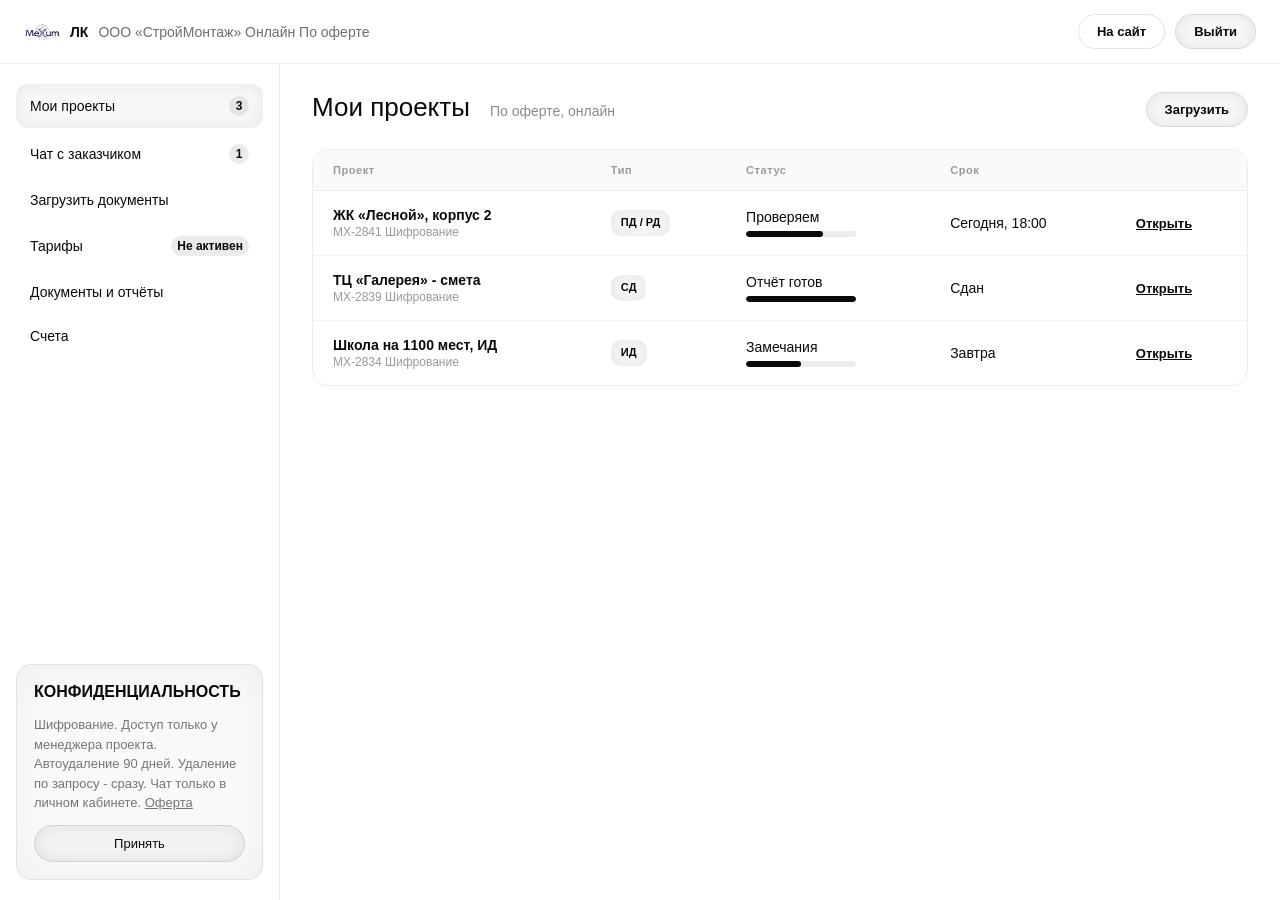
<file: cabinet.html>
<!doctype html>
<html lang="ru">
<head>
<meta charset="utf-8">
<meta name="viewport" content="width=device-width, initial-scale=1">
<title>Личный кабинет - MeXum</title>
<link rel="stylesheet" href="css/pricing.css">
<link rel="stylesheet" href="css/cabinet.css">
<link rel="stylesheet" href="css/button-hover.css">
</head>
<body>
<div class="cab">

  <div class="cab-modal-overlay" data-tariff-modal hidden>
    <div class="cab-modal" role="dialog" aria-modal="true" aria-labelledby="tariffModalTitle">
      <div class="cab-modal__head">
        <div>
          <h2 id="tariffModalTitle">Выберите тариф, чтобы продолжить</h2>
          <p class="cab-modal__sub">На вашем аккаунте нет активного тарифа. Загрузка документов доступна после выбора тарифа - оплата по оферте.</p>
        </div>
        <button type="button" class="cab-modal__close" data-tariff-modal-close aria-label="Закрыть">✕</button>
      </div>
      <div class="cab-modal__body">

        <p class="pricing-section__eyebrow" style="margin-top:0;">Разовый аудит по разделам</p>
        <div class="pricing-grid cab-modal__grid">
          <div class="pricing-card">
            <div class="pricing-card__tags">
              <span class="pricing-tag pricing-tag--solid">ПД / РД</span>
              <span class="pricing-tag--time">48ч</span>
            </div>
            <h3 class="pricing-card__name">Аудит ПД / РД</h3>
            <ul class="pricing-card__features">
              <li>По разделам или комплект</li>
              <li>Протокол + ведомость</li>
            </ul>
            <div class="pricing-card__price-row">
              <div class="pricing-card__price">
                <span class="pricing-card__price-from">от</span>
                <span class="pricing-card__price-value">35 000</span>
                <span class="pricing-card__price-unit">₽ / раздел</span>
              </div>
            </div>
            <button type="button" class="pricing-card__cta" data-tariff-select data-tariff-name="Аудит ПД / РД">Выбрать</button>
          </div>

          <div class="pricing-card pricing-card--featured">
            <div class="pricing-card__tags">
              <span class="pricing-tag pricing-tag--solid">СД</span>
              <span class="pricing-tag pricing-tag--outline">Чаще выбирают</span>
            </div>
            <h3 class="pricing-card__name">Аудит сметной документации</h3>
            <ul class="pricing-card__features">
              <li>ФЕР / ТЕР / ТСН / ГЭСН</li>
              <li>Протокол завышений</li>
            </ul>
            <div class="pricing-card__price-row">
              <div class="pricing-card__price">
                <span class="pricing-card__price-from">от</span>
                <span class="pricing-card__price-value">25 000</span>
                <span class="pricing-card__price-unit">₽ / проект</span>
              </div>
            </div>
            <button type="button" class="pricing-card__cta" data-tariff-select data-tariff-name="Аудит СД">Выбрать</button>
          </div>

          <div class="pricing-card">
            <div class="pricing-card__tags">
              <span class="pricing-tag pricing-tag--solid">ИД</span>
              <span class="pricing-tag--time">от 24ч</span>
            </div>
            <h3 class="pricing-card__name">Аудит исполнительной документации</h3>
            <ul class="pricing-card__features">
              <li>АОСР / Журналы / Схемы</li>
              <li>Комплект к сдаче</li>
            </ul>
            <div class="pricing-card__price-row">
              <div class="pricing-card__price">
                <span class="pricing-card__price-from">от</span>
                <span class="pricing-card__price-value">30 000</span>
                <span class="pricing-card__price-unit">₽ / комплект</span>
              </div>
            </div>
            <button type="button" class="pricing-card__cta" data-tariff-select data-tariff-name="Аудит ИД">Выбрать</button>
          </div>
        </div>

        <p class="pricing-section__eyebrow pricing-section__title--sub">Абонент Для потока проектов</p>
        <div class="pricing-grid cab-modal__grid">
          <div class="pricing-card">
            <div class="pricing-card__tags">
              <span class="pricing-tag pricing-tag--solid">5 проектов</span>
            </div>
            <h3 class="pricing-card__name">Тариф «Старт»</h3>
            <ul class="pricing-card__features">
              <li>5 проектов в месяц</li>
              <li>Чат с заказчиком в ЛК</li>
            </ul>
            <div class="pricing-card__price-row">
              <div class="pricing-card__price">
                <span class="pricing-card__price-value">90 000</span>
                <span class="pricing-card__price-unit">₽ / мес</span>
              </div>
            </div>
            <button type="button" class="pricing-card__cta" data-tariff-select data-tariff-name="Тариф «Старт»">Подключить</button>
          </div>

          <div class="pricing-card pricing-card--featured">
            <div class="pricing-card__tags">
              <span class="pricing-tag pricing-tag--solid">15 проектов</span>
              <span class="pricing-tag pricing-tag--outline">Популярный</span>
            </div>
            <h3 class="pricing-card__name">Тариф «Бизнес»</h3>
            <ul class="pricing-card__features">
              <li>15 проектов в месяц</li>
              <li>Сопровождение 24ч, приоритет</li>
            </ul>
            <div class="pricing-card__price-row">
              <div class="pricing-card__price">
                <span class="pricing-card__price-value">220 000</span>
                <span class="pricing-card__price-unit">₽ / мес</span>
              </div>
            </div>
            <button type="button" class="pricing-card__cta" data-tariff-select data-tariff-name="Тариф «Бизнес»">Подключить</button>
          </div>

          <div class="pricing-card">
            <div class="pricing-card__tags">
              <span class="pricing-tag pricing-tag--solid">Безлимит</span>
            </div>
            <h3 class="pricing-card__name">Тариф «Профи»</h3>
            <ul class="pricing-card__features">
              <li>Безлимит проектов</li>
              <li>Выделенный менеджер</li>
            </ul>
            <div class="pricing-card__price-row">
              <div class="pricing-card__price">
                <span class="pricing-card__price-value">450 000</span>
                <span class="pricing-card__price-unit">₽ / мес</span>
              </div>
            </div>
            <button type="button" class="pricing-card__cta" data-tariff-select data-tariff-name="Тариф «Профи»">Подключить</button>
          </div>
        </div>

      </div>
    </div>
  </div>

  <header class="cab-topbar">
    <button type="button" class="cab-sidebar-toggle" data-cab-sidebar-toggle aria-label="Открыть меню" aria-expanded="false">
      <span class="cab-sidebar-toggle__bars"><span></span><span></span><span></span></span>
    </button>
    <div class="cab-topbar__brand">
      <img class="cab-topbar__logo" src="images/mexum-logo-navy.png" alt="MeXum">
      <span class="cab-topbar__tag">ЛК</span>
      <span>ООО «СтройМонтаж» Онлайн По оферте</span>
    </div>
    <div class="cab-topbar__spacer"></div>
    <div class="cab-topbar__actions">
      <a class="cab-btn" href="index.html">На сайт</a>
      <a class="cab-btn cab-btn--solid" href="index.html">Выйти</a>
    </div>
  </header>

  <div class="cab-sidebar-backdrop" data-cab-sidebar-backdrop hidden></div>

  <div class="cab-body">
    <nav class="cab-sidebar">
      <button type="button" class="cab-nav-item is-active" data-view="projects">
        <span>Мои проекты</span><span class="cab-nav-item__badge" data-badge="projects-count">3</span>
      </button>
      <button type="button" class="cab-nav-item" data-view="chat">
        <span>Чат с заказчиком</span><span class="cab-nav-item__badge" data-badge="chat-unread">3</span>
      </button>
      <button type="button" class="cab-nav-item" data-view="upload">
        <span>Загрузить документы</span>
      </button>
      <button type="button" class="cab-nav-item" data-view="tariffs">
        <span>Тарифы</span><span class="cab-nav-item__badge" data-tariff-nav-badge>Не активен</span>
      </button>
      <button type="button" class="cab-nav-item" data-view="docs">
        <span>Документы и отчёты</span>
      </button>
      <button type="button" class="cab-nav-item" data-view="invoices">
        <span>Счета</span>
      </button>
      <div class="cab-sidebar__spacer"></div>
      <div class="cookies-popup ">
        <h3 class="small-subheadline white">КОНФИДЕНЦИАЛЬНОСТЬ</h3>
        <p class="small-description grey">Шифрование. Доступ только у менеджера проекта. Автоудаление 90 дней. Удаление по запросу - сразу. Чат только в личном кабинете. <span class="cookies-underlined">Оферта</span></p>
        <button class="button cookies-button">
          <div class="button-content">
            <span class="small-description">Принять</span>
            <span class="small-description">Принять</span>
          </div>
        </button>
      </div>
    </nav>

    <main class="cab-main">

      <!-- ===== Мои проекты ===== -->
      <section class="cab-view is-active" data-view="projects">
        <div class="cab-view__topline">
          <div class="cab-view__head">
            <h1>Мои проекты</h1>
            <span class="cab-view__head-sep"> </span>
            <span class="cab-view__head-sub">По оферте, онлайн</span>
          </div>
          <button type="button" class="cab-btn cab-btn--solid" data-cab-upload-trigger>Загрузить</button>
        </div>

        <div class="cab-table-card">
          <table class="cab-table">
            <thead>
              <tr><th>Проект</th><th>Тип</th><th>Статус</th><th>Срок</th><th></th></tr>
            </thead>
            <tbody>
              <tr>
                <td><div class="cab-project-name">ЖК «Лесной», корпус 2</div><div class="cab-project-meta">MX-2841 Шифрование</div></td>
                <td><span class="cab-type-badge">ПД / РД</span></td>
                <td>Проверяем<div class="cab-progress"><div class="cab-progress__fill" style="width:70%"></div></div></td>
                <td>Сегодня, 18:00</td>
                <td><a class="cab-open-link" data-button-hover href="#" data-cab-open>Открыть</a></td>
              </tr>
              <tr>
                <td><div class="cab-project-name">ТЦ «Галерея» - смета</div><div class="cab-project-meta">MX-2839 Шифрование</div></td>
                <td><span class="cab-type-badge">СД</span></td>
                <td>Отчёт готов<div class="cab-progress"><div class="cab-progress__fill" style="width:100%"></div></div></td>
                <td>Сдан</td>
                <td><a class="cab-open-link" data-button-hover href="#" data-cab-open>Открыть</a></td>
              </tr>
              <tr>
                <td><div class="cab-project-name">Школа на 1100 мест, ИД</div><div class="cab-project-meta">MX-2834 Шифрование</div></td>
                <td><span class="cab-type-badge">ИД</span></td>
                <td>Замечания<div class="cab-progress"><div class="cab-progress__fill" style="width:50%"></div></div></td>
                <td>Завтра</td>
                <td><a class="cab-open-link" data-button-hover href="#" data-cab-open>Открыть</a></td>
              </tr>
            </tbody>
          </table>
        </div>
      </section>

      <!-- ===== Чат с заказчиком ===== -->
      <section class="cab-view" data-view="chat">
        <div class="cab-view__head" style="margin-bottom:22px;">
          <h1>Чат с заказчиком</h1>
        </div>
        <div class="cab-chat">
          <div class="cab-chat__list">
            <div class="cab-chat__list-head">
              <span>ЧАТЫ ПО ПРОЕКТАМ</span>
              <span class="cab-badge-count" data-badge="chat-total">3 новых</span>
            </div>
            <button type="button" class="cab-chat-item is-active" data-chat="lesnoy">
              <div class="cab-chat-item__title">ЖК «Лесной», корп. 2 <span class="cab-nav-item__badge" data-chat-badge="lesnoy" style="background:#0a0a0a;color:#fff;">3</span></div>
              <div class="cab-chat-item__preview">Нашли 14 замечаний по разделу КЖ…</div>
              <div class="cab-chat-item__meta">Доступ только менеджер</div>
            </button>
            <button type="button" class="cab-chat-item" data-chat="galereya">
              <div class="cab-chat-item__title">ТЦ «Галерея» <span class="cab-nav-item__badge" data-chat-badge="galereya" style="background:#0a0a0a;color:#fff;">0</span></div>
              <div class="cab-chat-item__preview">Смета проверена, протокол во вложении</div>
              <div class="cab-chat-item__meta">Доступ только менеджер</div>
            </button>
            <button type="button" class="cab-chat-item" data-chat="school">
              <div class="cab-chat-item__title">Школа 1100 мест <span class="cab-nav-item__badge" data-chat-badge="school" style="background:#0a0a0a;color:#fff;">1</span></div>
              <div class="cab-chat-item__preview">Ждём акты АОСР по осям 5-7</div>
              <div class="cab-chat-item__meta">Доступ только менеджер</div>
            </button>
          </div>
          <div class="cab-chat__thread">
            <div class="cab-chat__thread-head">
              <h3 data-chat-title>Чат по проекту «ЖК Лесной», корп. 2</h3>
              <span data-chat-meta>Шифрование Удаление по запросу По оферте</span>
            </div>
            <div class="cab-chat__messages" data-chat-messages>
              <div class="cab-msg cab-msg--system">
                <div class="cab-msg__label">СИСТЕМА</div>
                Документы по проекту «ЖК Лесной» получены. Менеджер назначен автоматически.
              </div>
              <div class="cab-msg cab-msg--in">
                <div class="cab-msg__label">МЕНЕДЖЕР ПРОЕКТА</div>
                <div class="cab-msg__bubble">Добрый день! Я - ведущий менеджер проекта. Проверили разделы АР, КЖ, ОВ. Нашли 14 замечаний, критичных для экспертизы.</div>
                <div class="cab-msg__time">11:42</div>
              </div>
              <div class="cab-msg cab-msg--in">
                <div class="cab-msg__label">МЕНЕДЖЕР ПРОЕКТА</div>
                <div class="cab-msg__bubble">
                  Протокол замечаний + ведомость исправлений приложил. Отчёт подпишем после согласования.
                  <div class="cab-msg__file">
                    <span class="cab-msg__file-icon">PDF</span>
                    <span>Протокол_ЖК-Лесной_14зам.pdf 2.4 МБ</span>
                  </div>
                </div>
                <div class="cab-msg__time">11:43</div>
              </div>
              <div class="cab-msg cab-msg--out">
                <div class="cab-msg__bubble">Спасибо, смотрим. По разделу КЖ - узлы перепроверите?</div>
                <div class="cab-msg__time">11:47</div>
              </div>
            </div>
            <div class="cab-chat__composer">
              <input type="file" id="chatAttachInput" style="display:none">
              <button type="button" class="cab-chat__composer-icon" aria-label="Загрузить документ в чат" data-chat-attach-trigger>📎</button>
              <input type="text" placeholder="Напишите менеджеру…">
              <button type="button" class="cab-chat__composer-icon" aria-label="Отправить">➤</button>
            </div>
            <div class="cab-chat__footnote">Чат только внутри ЛК. Никаких чатов на основном сайте - только в личном кабинете.</div>
          </div>
        </div>
      </section>

      <!-- ===== Загрузить документы ===== -->
      <section class="cab-view" data-view="upload">
        <div class="cab-view__head" style="margin-bottom:6px;">
          <h1>Загрузить документы</h1>
        </div>
        <p class="cab-view__desc">Все загрузки под шифрованием. Доступ только у менеджера проекта. Автоудаление 90 дней. Чат только в личном кабинете.</p>
        <div class="cab-upload">
          <div class="cab-upload__circle">
            <svg width="26" height="26" viewBox="0 0 24 24" fill="none" stroke="#0a0a0a" stroke-width="2" stroke-linecap="round" stroke-linejoin="round"><path d="M12 19V5"></path><path d="M5 12l7-7 7 7"></path></svg>
          </div>
          <h2>загрузите файлы здесь</h2>
          <p>Принимаем: PDF, DWG, DXF, DWT, DWF, PLN, PLA, RVT, RFA, RTE, IFC, NWC, SKP, 3DM, DOCX, XLSX, ZIP - а также BIM, GSM, LCF</p>
          <input type="file" id="cabUploadInput" multiple style="display:none">
          <button type="button" class="cab-btn cab-btn--solid" data-cab-upload-trigger>Выбрать файлы</button>
          <div data-cab-upload-status style="font-size:13px;color:#6e6e73;"></div>
        </div>
      </section>

      <!-- ===== Тарифы ===== -->
      <section class="cab-view" data-view="tariffs">
        <div class="cab-view__head" style="margin-bottom:22px;">
          <h1>Тарифы</h1>
        </div>

        <div class="cab-tariff-status">
          <div>
            <p class="cab-tariff-status__label" data-tariff-status-label>Тариф не подключён</p>
            <p class="cab-tariff-status__desc" data-tariff-status-desc>Выберите тариф ниже - он понадобится перед загрузкой документов.</p>
            <div class="cab-quota" data-tariff-quota hidden>
              <div class="cab-quota__row" data-tariff-quota-text>Использовано 0 из 0 проектов</div>
              <div class="cab-quota-bar"><div class="cab-quota-bar__fill" data-tariff-quota-fill style="width:0%"></div></div>
            </div>
          </div>
          <span class="cab-tariff-status__badge" data-tariff-status-badge>Не активен</span>
        </div>

        <p class="pricing-section__eyebrow" style="margin-top:32px;">Разовый аудит по разделам</p>
        <div class="pricing-grid">
          <div class="pricing-card">
            <div class="pricing-card__tags">
              <span class="pricing-tag pricing-tag--solid">ПД / РД</span>
              <span class="pricing-tag--time">48ч</span>
            </div>
            <h3 class="pricing-card__name">Аудит проектно-сметной документации</h3>
            <ul class="pricing-card__features">
              <li>АР, КР, КЖ, КМ, ОВ, ЭОМ, СС, ТХ, ПОС</li>
              <li>Сверка разделов, узлы, нагрузки</li>
              <li>СП, ГОСТ, 87-е постановление</li>
              <li>Протокол + ведомость + отчёт</li>
            </ul>
            <div class="pricing-card__price-row">
              <div class="pricing-card__price">
                <span class="pricing-card__price-from">от</span>
                <span class="pricing-card__price-value">35 000</span>
                <span class="pricing-card__price-unit">₽ / раздел</span>
              </div>
              <p class="pricing-card__price-note">от 120 000 ₽ / комплект Протокол + ведомость</p>
            </div>
            <button type="button" class="pricing-card__cta" data-tariff-select data-tariff-name="Аудит ПД / РД">Выбрать</button>
          </div>

          <div class="pricing-card pricing-card--featured">
            <div class="pricing-card__tags">
              <span class="pricing-tag pricing-tag--solid">СД</span>
              <span class="pricing-tag pricing-tag--outline">Чаще выбирают</span>
            </div>
            <h3 class="pricing-card__name">Аудит сметной документации</h3>
            <ul class="pricing-card__features">
              <li>ФЕР / ТЕР / ТСН / ГЭСН Гранд-Смета</li>
              <li>Конъюнктурка, прайсы, КП</li>
              <li>Завышения, дубли, объёмы</li>
              <li>Протокол завышений в Excel</li>
            </ul>
            <div class="pricing-card__price-row">
              <div class="pricing-card__price">
                <span class="pricing-card__price-from">от</span>
                <span class="pricing-card__price-value">25 000</span>
                <span class="pricing-card__price-unit">₽ / проект</span>
              </div>
              <p class="pricing-card__price-note">до 0.8% от сметы Excel</p>
            </div>
            <button type="button" class="pricing-card__cta" data-tariff-select data-tariff-name="Аудит СД">Выбрать</button>
          </div>

          <div class="pricing-card">
            <div class="pricing-card__tags">
              <span class="pricing-tag pricing-tag--solid">ИД</span>
              <span class="pricing-tag--time">от 24ч</span>
            </div>
            <h3 class="pricing-card__name">Аудит исполнительной документации</h3>
            <ul class="pricing-card__features">
              <li>АОСР / АОВР / АОУК</li>
              <li>Журналы ОЖ, АЖ, БЖ</li>
              <li>Исп. схемы, геодезия</li>
              <li>Комплект к сдаче без замечаний</li>
            </ul>
            <div class="pricing-card__price-row">
              <div class="pricing-card__price">
                <span class="pricing-card__price-from">от</span>
                <span class="pricing-card__price-value">30 000</span>
                <span class="pricing-card__price-unit">₽ / комплект</span>
              </div>
              <p class="pricing-card__price-note">800 ₽ / акт Комплект к сдаче</p>
            </div>
            <button type="button" class="pricing-card__cta" data-tariff-select data-tariff-name="Аудит ИД">Выбрать</button>
          </div>
        </div>

        <p class="pricing-section__eyebrow pricing-section__title--sub">Абонент Для потока проектов</p>
        <div class="pricing-grid">
          <div class="pricing-card">
            <div class="pricing-card__tags">
              <span class="pricing-tag pricing-tag--solid">5 проектов</span>
            </div>
            <h3 class="pricing-card__name">Тариф «Старт»</h3>
            <ul class="pricing-card__features">
              <li>5 проектов в месяц</li>
              <li>Разбор замечаний в ЛК</li>
              <li>Чат с заказчиком в ЛК</li>
              <li>Отчёт аудита</li>
            </ul>
            <div class="pricing-card__price-row">
              <div class="pricing-card__price">
                <span class="pricing-card__price-value">90 000</span>
                <span class="pricing-card__price-unit">₽ / мес</span>
              </div>
              <p class="pricing-card__price-note">Фиксированная цена По оферте</p>
            </div>
            <button type="button" class="pricing-card__cta" data-tariff-select data-tariff-name="Тариф «Старт»">Подключить</button>
          </div>

          <div class="pricing-card pricing-card--featured">
            <div class="pricing-card__tags">
              <span class="pricing-tag pricing-tag--solid">15 проектов</span>
              <span class="pricing-tag pricing-tag--outline">Популярный</span>
            </div>
            <h3 class="pricing-card__name">Тариф «Бизнес»</h3>
            <ul class="pricing-card__features">
              <li>15 проектов в месяц</li>
              <li>Сопровождение в ЛК 24ч</li>
              <li>Приоритет в очереди</li>
            </ul>
            <div class="pricing-card__price-row">
              <div class="pricing-card__price">
                <span class="pricing-card__price-value">220 000</span>
                <span class="pricing-card__price-unit">₽ / мес</span>
              </div>
              <p class="pricing-card__price-note">Фиксированная цена По оферте</p>
            </div>
            <button type="button" class="pricing-card__cta" data-tariff-select data-tariff-name="Тариф «Бизнес»">Подключить</button>
          </div>

          <div class="pricing-card">
            <div class="pricing-card__tags">
              <span class="pricing-tag pricing-tag--solid">Безлимит</span>
            </div>
            <h3 class="pricing-card__name">Тариф «Профи»</h3>
            <ul class="pricing-card__features">
              <li>Безлимит проектов</li>
              <li>Приоритет в очереди</li>
              <li>Выделенный менеджер</li>
            </ul>
            <div class="pricing-card__price-row">
              <div class="pricing-card__price">
                <span class="pricing-card__price-value">450 000</span>
                <span class="pricing-card__price-unit">₽ / мес</span>
              </div>
              <p class="pricing-card__price-note">Фиксированная цена По оферте</p>
            </div>
            <button type="button" class="pricing-card__cta" data-tariff-select data-tariff-name="Тариф «Профи»">Подключить</button>
          </div>
        </div>
      </section>

      <!-- ===== Документы и отчёты ===== -->
      <section class="cab-view" data-view="docs">
        <div class="cab-view__head" style="margin-bottom:22px;">
          <h1>Документы и отчёты</h1>
        </div>
        <div class="cab-simple-list">
          <div class="cab-simple-row">
            <div><div class="cab-project-name">Протокол замечаний - ЖК «Лесной», корп. 2</div><div class="cab-simple-row__meta">PDF 2.4 МБ 11:43</div></div>
            <a class="cab-open-link" data-button-hover href="#">Скачать</a>
          </div>
          <div class="cab-simple-row">
            <div><div class="cab-project-name">Отчёт по смете - ТЦ «Галерея»</div><div class="cab-simple-row__meta">PDF 1.1 МБ Сдан</div></div>
            <a class="cab-open-link" data-button-hover href="#">Скачать</a>
          </div>
          <div class="cab-simple-row">
            <div><div class="cab-project-name">Ведомость исправлений - Школа 1100 мест</div><div class="cab-simple-row__meta">XLSX 640 КБ Завтра</div></div>
            <a class="cab-open-link" data-button-hover href="#">Скачать</a>
          </div>
        </div>
      </section>

      <!-- ===== Счета ===== -->
      <section class="cab-view" data-view="invoices">
        <div class="cab-view__head" style="margin-bottom:22px;">
          <h1>Счета</h1>
        </div>
        <div class="cab-simple-list">
          <div class="cab-simple-row">
            <div><div class="cab-project-name">Счёт № 2841 - ЖК «Лесной», корп. 2</div><div class="cab-simple-row__meta">10 000 ₽ Ожидает оплаты</div></div>
            <a class="cab-open-link" data-button-hover href="#">Оплатить</a>
          </div>
          <div class="cab-simple-row">
            <div><div class="cab-project-name">Счёт № 2839 - ТЦ «Галерея»</div><div class="cab-simple-row__meta">10 000 ₽ Оплачен</div></div>
            <a class="cab-open-link" data-button-hover href="#">Квитанция</a>
          </div>
        </div>
      </section>

    </main>
  </div>
</div>
<script src="https://cdnjs.cloudflare.com/ajax/libs/gsap/3.12.5/gsap.min.js"></script>
<script src="js/cabinet.js"></script>
<script src="js/button-hover.js"></script>
<script src="js/glass-button-fix.js"></script>
</body>
</html>
</file>
<file: css/pricing.css>
/* ===== Тарифы — своя вёрстка/стиль сайта, не референсной картинки ===== */
.pricing-section {
  padding: 64px 20px;
  max-width: 1143px;
  margin: 0 auto;
}
.pricing-section__eyebrow {
  font-size: 12px;
  font-weight: 700;
  letter-spacing: 0.08em;
  color: #8a8a8e;
  text-transform: uppercase;
  margin: 0 0 10px;
}
.pricing-section__title {
  font-size: clamp(28px, 4vw, 40px);
  font-weight: 500;
  margin: 0 0 40px;
}
.pricing-section__title--sub {
  margin-top: 56px;
}
.pricing-grid {
  display: grid;
  grid-template-columns: repeat(auto-fit, minmax(300px, 1fr));
  gap: 20px;
}
.pricing-card {
  border-radius: 15px;
  padding: 28px;
  display: flex;
  flex-direction: column;
  gap: 16px;
  background-color: rgba(0, 0, 0, 0.024);
  box-shadow: rgba(0, 0, 0, 0.075) 0px 0px 0px 1px inset, rgba(0, 0, 0, 0.05) 0px 0px 45px inset;
  backdrop-filter: blur(10px);
  -webkit-backdrop-filter: blur(10px);
}
.pricing-card__tags {
  display: flex;
  flex-wrap: wrap;
  gap: 8px;
  align-items: center;
}
.pricing-tag {
  display: inline-flex;
  align-items: center;
  padding: 6px 12px;
  border-radius: 999px;
  font-size: 11px;
  font-weight: 700;
  letter-spacing: 0.03em;
  white-space: nowrap;
}
/* No backdrop-filter — nested inside .pricing-card, which already has
   its own. A second backdrop-filter nested in the first is a known
   WebKit/Safari bug: the inner element renders solid black on real
   iOS devices instead of blurred glass. */
.pricing-tag--solid {
  background: var(--glass-fill);
  backdrop-filter: none;
  -webkit-backdrop-filter: none;
  box-shadow: var(--glass-shadow-sm);
  color: var(--glass-text);
}
.pricing-tag--outline { border: 1px solid #e2e2e2; color: #6e6e73; }
.pricing-tag--time {
  display: inline-flex;
  align-items: center;
  gap: 6px;
  color: #6e6e73;
}
.pricing-tag--time::before {
  content: "";
  width: 7px;
  height: 7px;
  border-radius: 50%;
  background: #34c759;
  flex-shrink: 0;
}
.pricing-card__name {
  font-size: 20px;
  font-weight: 600;
  margin: 0;
}
.pricing-card__features {
  display: flex;
  flex-wrap: wrap;
  gap: 8px;
  margin: 0;
  padding: 0;
  list-style: none;
}
.pricing-card__features li {
  font-size: 12px;
  color: #6e6e73;
  border: 1px solid #ececec;
  border-radius: 999px;
  padding: 6px 12px;
}
.pricing-card__price-row {
  border-top: 1px solid #f2f2f2;
  padding-top: 16px;
  margin-top: auto;
}
.pricing-card__price {
  display: flex;
  align-items: baseline;
  gap: 8px;
  flex-wrap: wrap;
}
.pricing-card__price-from {
  font-size: 16px;
  color: #8a8a8e;
}
.pricing-card__price-value {
  font-size: 32px;
  font-weight: 700;
}
.pricing-card__price-unit {
  font-size: 14px;
  color: #8a8a8e;
}
.pricing-card__price-note {
  font-size: 13px;
  color: #8a8a8e;
  margin: 6px 0 0;
}
/* Same nested-backdrop-filter fix as .pricing-tag--solid above — this
   button sits inside .pricing-card too. */
.pricing-card__cta {
  display: inline-flex;
  align-items: center;
  justify-content: center;
  padding: 14px 24px;
  margin-top: 16px;
  border-radius: 999px;
  border: 1px solid var(--glass-border);
  background: var(--glass-fill);
  backdrop-filter: none;
  -webkit-backdrop-filter: none;
  box-shadow: var(--glass-shadow);
  color: var(--glass-text);
  font-size: 14px;
  font-weight: 600;
  cursor: pointer;
  text-decoration: none;
}
.pricing-card__cta:hover { background: var(--glass-fill-hover); }
</file>
<file: css/cabinet.css>
/* ===== Личный кабинет — в стилистике лендинга (белый фон, чёрные пилюли,
   тонкие серые границы, тот же шрифт и приёмы, что на основном сайте). ===== */
* { box-sizing: border-box; }
:root {
  /* Тёмное "стекло" — та же идея, что у баннера dialedweb (blur + подсветка
     по краю), плюс блик сверху и внешняя тень, чтобы эффект читался явно,
     а не терялся на белом фоне сайта. */
  /* Те же значения, что в баннере (.cookies-popup/.button): rgba(0,0,0,..)
     вместо белого — 1:1, без своих добавлений (градиентов и т.п.). */
  --glass-fill: rgba(0, 0, 0, 0.03);
  --glass-fill-hover: rgba(0, 0, 0, 0.05);
  --glass-border: rgba(0, 0, 0, 0.12);
  --glass-shadow: rgba(0, 0, 0, 0.08) 0px 0px 16px inset;
  --glass-shadow-sm: rgba(0, 0, 0, 0.08) 0px 0px 16px inset;
  --glass-text: rgb(10, 10, 10);
}
html, body {
  margin: 0;
  padding: 0;
  background: #ffffff;
  color: #0a0a0a;
  font-family: sans-serif;
  height: 100%;
}
.cab {
  display: flex;
  flex-direction: column;
  height: 100vh;
}

/* ---- Top bar ---- */
.cab-topbar {
  display: flex;
  align-items: center;
  gap: 16px;
  padding: 14px 24px;
  border-bottom: 1px solid #ececec;
  flex: 0 0 auto;
}
.cab-topbar__close {
  width: 36px;
  height: 36px;
  border-radius: 50%;
  border: none;
  background: #f2f2f2;
  font-size: 18px;
  cursor: pointer;
  flex-shrink: 0;
}
.cab-topbar__brand {
  display: flex;
  align-items: center;
  gap: 10px;
  font-size: 14px;
  color: #6e6e73;
  white-space: nowrap;
  overflow: hidden;
  text-overflow: ellipsis;
}
.cab-topbar__logo {
  height: 18px;
  width: auto;
  flex-shrink: 0;
}
.cab-topbar__tag {
  font-weight: 600;
  color: #0a0a0a;
}
.cab-topbar__spacer { flex: 1; }
.cab-topbar__actions {
  display: flex;
  align-items: center;
  gap: 10px;
  flex-shrink: 0;
}
.cab-btn {
  display: inline-flex;
  align-items: center;
  justify-content: center;
  padding: 9px 18px;
  border-radius: 999px;
  border: 1px solid #e2e2e2;
  background: #fff;
  color: #0a0a0a;
  font-size: 13px;
  font-weight: 600;
  text-decoration: none;
  cursor: pointer;
  white-space: nowrap;
}
.cab-btn:hover { background: #f5f5f5; }
.cab-btn--solid {
  background: var(--glass-fill);
  backdrop-filter: blur(10px);
  -webkit-backdrop-filter: blur(10px);
  border-color: var(--glass-border);
  box-shadow: var(--glass-shadow);
  color: var(--glass-text);
}
.cab-btn--solid:hover { background: var(--glass-fill-hover); }
.cab-topbar__icon {
  width: 36px;
  height: 36px;
  border-radius: 50%;
  border: 1px solid #e2e2e2;
  background: #fff;
  display: inline-flex;
  align-items: center;
  justify-content: center;
  cursor: pointer;
  flex-shrink: 0;
}

/* ---- Body layout ---- */
.cab-body {
  display: flex;
  flex: 1 1 auto;
  min-height: 0;
}
.cab-sidebar {
  width: 280px;
  flex: 0 0 auto;
  border-right: 1px solid #ececec;
  padding: 20px 16px;
  display: flex;
  flex-direction: column;
  gap: 4px;
  overflow-y: auto;
}
.cab-nav-item {
  display: flex;
  align-items: center;
  justify-content: space-between;
  gap: 8px;
  padding: 12px 14px;
  border-radius: 12px;
  border: none;
  background: transparent;
  color: #0a0a0a;
  font-size: 14px;
  font-weight: 500;
  text-align: left;
  cursor: pointer;
  width: 100%;
}
.cab-nav-item:hover { background: #f5f5f5; }
.cab-nav-item.is-active {
  background: var(--glass-fill);
  backdrop-filter: blur(10px);
  -webkit-backdrop-filter: blur(10px);
  box-shadow: var(--glass-shadow);
  color: var(--glass-text);
}
.cab-nav-item__badge {
  display: inline-flex;
  align-items: center;
  justify-content: center;
  min-width: 20px;
  height: 20px;
  padding: 0 6px;
  border-radius: 999px;
  background: rgba(0,0,0,0.08);
  color: #0a0a0a;
  font-size: 12px;
  font-weight: 700;
}
.cab-nav-item.is-active .cab-nav-item__badge {
  background: rgba(0, 0, 0, 0.08);
  color: var(--glass-text);
}
.cab-sidebar__spacer { flex: 1; }
.cab-nav-item__badge[hidden],
.cab-badge-count[hidden] { display: none !important; }

.cab-main {
  flex: 1 1 auto;
  padding: 28px 32px;
  overflow-y: auto;
  min-width: 0;
}
.cab-view { display: none; }
.cab-view.is-active { display: block; }

.cab-view__head {
  display: flex;
  align-items: baseline;
  gap: 10px;
  margin-bottom: 4px;
}
.cab-view__head h1 {
  font-size: 26px;
  font-weight: 500;
  margin: 0;
}
.cab-view__head-sep { color: #c7c7cc; }
.cab-view__head-sub { color: #8a8a8e; font-size: 14px; }
.cab-view__topline {
  display: flex;
  align-items: center;
  justify-content: space-between;
  flex-wrap: wrap;
  gap: 12px;
  margin-bottom: 22px;
}
.cab-view__desc {
  color: #6e6e73;
  font-size: 14px;
  line-height: 1.6;
  max-width: 640px;
  margin: 6px 0 24px;
}

/* ---- Projects table ---- */
.cab-table-card {
  border: 1px solid #ececec;
  border-radius: 16px;
  overflow: hidden;
}
.cab-table {
  width: 100%;
  border-collapse: collapse;
}
.cab-table thead th {
  text-align: left;
  font-size: 11px;
  font-weight: 700;
  letter-spacing: 0.05em;
  color: #9a9a9e;
  padding: 14px 20px;
  background: #fafafa;
  border-bottom: 1px solid #ececec;
}
.cab-table tbody td {
  padding: 16px 20px;
  border-bottom: 1px solid #f2f2f2;
  vertical-align: middle;
  font-size: 14px;
}
.cab-table tbody tr:last-child td { border-bottom: none; }
.cab-project-name { font-weight: 600; }
.cab-project-meta { color: #9a9a9e; font-size: 12px; margin-top: 2px; }
.cab-type-badge {
  display: inline-flex;
  align-items: center;
  justify-content: center;
  padding: 6px 10px;
  border-radius: 10px;
  background: var(--glass-fill);
  backdrop-filter: blur(10px);
  -webkit-backdrop-filter: blur(10px);
  box-shadow: var(--glass-shadow-sm);
  color: var(--glass-text);
  font-size: 11px;
  font-weight: 700;
  text-align: center;
  line-height: 1.2;
}
.cab-progress {
  width: 110px;
  height: 6px;
  border-radius: 999px;
  background: #ececec;
  overflow: hidden;
  margin-top: 6px;
}
.cab-progress__fill {
  height: 100%;
  background: #0a0a0a;
  border-radius: 999px;
}
.cab-open-link {
  color: #0a0a0a;
  font-weight: 600;
  font-size: 13px;
  text-decoration: underline;
}

/* On phones the 5-column table doesn't fit — turn each row into a
   stacked card instead of a horizontally-scrolling/cramped table. */
@media (max-width: 680px) {
  .cab-table thead { display: none; }
  .cab-table,
  .cab-table tbody,
  .cab-table tr,
  .cab-table tbody td {
    display: block;
    width: 100%;
  }
  .cab-table tbody tr {
    padding: 16px 20px;
    border-bottom: 1px solid #f2f2f2;
  }
  .cab-table tbody tr:last-child { border-bottom: none; }
  .cab-table tbody td {
    padding: 0;
    border-bottom: none;
  }
  .cab-table tbody td:not(:first-child) {
    margin-top: 10px;
  }
  .cab-progress { width: 100%; }
  .cab-open-link { display: inline-block; }
}

/* ---- Chat ---- */
.cab-chat {
  display: flex;
  border: 1px solid #ececec;
  border-radius: 16px;
  overflow: hidden;
  height: calc(100vh - 220px);
  min-height: 420px;
}
.cab-chat__list {
  width: 300px;
  flex: 0 0 auto;
  border-right: 1px solid #ececec;
  overflow-y: auto;
}
.cab-chat__list-head {
  display: flex;
  align-items: center;
  justify-content: space-between;
  padding: 16px 18px;
  border-bottom: 1px solid #ececec;
  font-size: 12px;
  font-weight: 700;
  letter-spacing: 0.04em;
  color: #6e6e73;
}
.cab-chat__list-head .cab-badge-count {
  background: var(--glass-fill);
  backdrop-filter: blur(10px);
  -webkit-backdrop-filter: blur(10px);
  box-shadow: var(--glass-shadow-sm);
  color: var(--glass-text);
  border-radius: 999px;
  font-size: 11px;
  font-weight: 700;
  padding: 3px 9px;
}
.cab-chat-item {
  display: block;
  width: 100%;
  text-align: left;
  border: none;
  background: transparent;
  padding: 14px 18px;
  border-bottom: 1px solid #f4f4f4;
  cursor: pointer;
}
.cab-chat-item:hover, .cab-chat-item.is-active { background: #f7f7f7; }
.cab-chat-item__title {
  display: flex;
  align-items: center;
  gap: 8px;
  font-weight: 600;
  font-size: 14px;
  margin-bottom: 4px;
}
.cab-chat-item__preview { font-size: 13px; color: #6e6e73; margin-bottom: 4px; line-height: 1.4; }
.cab-chat-item__meta { font-size: 11px; color: #b0b0b5; }

.cab-chat__thread {
  flex: 1 1 auto;
  display: flex;
  flex-direction: column;
  min-width: 0;
}
.cab-chat__thread-head {
  padding: 16px 22px;
  border-bottom: 1px solid #ececec;
}
.cab-chat__thread-head h3 { margin: 0 0 4px; font-size: 15px; font-weight: 600; }
.cab-chat__thread-head span { font-size: 12px; color: #9a9a9e; }
.cab-chat__messages {
  flex: 1 1 auto;
  overflow-y: auto;
  padding: 20px 22px;
  display: flex;
  flex-direction: column;
  gap: 16px;
}
.cab-msg { max-width: 78%; }
.cab-msg--system {
  align-self: flex-start;
  background: #fff8e6;
  border: 1px solid #f3e3ad;
  border-radius: 12px;
  padding: 12px 14px;
  font-size: 13px;
}
.cab-msg--system .cab-msg__label { color: #a07a1f; font-size: 11px; font-weight: 700; letter-spacing: 0.04em; margin-bottom: 4px; }
.cab-msg--in {
  align-self: flex-start;
}
.cab-msg--in .cab-msg__label { color: #9a9a9e; font-size: 11px; font-weight: 700; letter-spacing: 0.04em; margin-bottom: 4px; }
.cab-msg--in .cab-msg__bubble {
  background: #f2f2f2;
  border-radius: 14px 14px 14px 4px;
  padding: 12px 14px;
  font-size: 14px;
  line-height: 1.5;
}
.cab-msg--out { align-self: flex-end; }
.cab-msg--out .cab-msg__bubble {
  background: var(--glass-fill);
  backdrop-filter: blur(10px);
  -webkit-backdrop-filter: blur(10px);
  box-shadow: var(--glass-shadow);
  color: var(--glass-text);
  border-radius: 14px 14px 4px 14px;
  padding: 12px 14px;
  font-size: 14px;
  line-height: 1.5;
}
.cab-msg__time { font-size: 11px; color: #b0b0b5; margin-top: 4px; }
.cab-msg__file {
  display: flex;
  align-items: center;
  gap: 10px;
  margin-top: 8px;
  padding: 10px 12px;
  background: #fff;
  border: 1px solid #ececec;
  border-radius: 10px;
  font-size: 13px;
}
.cab-msg__file-icon {
  width: 28px;
  height: 28px;
  border-radius: 6px;
  background: #d0453c;
  color: #fff;
  font-size: 10px;
  font-weight: 700;
  display: inline-flex;
  align-items: center;
  justify-content: center;
  flex-shrink: 0;
}
.cab-chat__composer {
  display: flex;
  align-items: center;
  gap: 10px;
  padding: 14px 18px;
  border-top: 1px solid #ececec;
}
.cab-chat__composer input {
  flex: 1 1 auto;
  border: 1px solid #e2e2e2;
  border-radius: 999px;
  padding: 10px 16px;
  font-size: 14px;
  font-family: inherit;
}
.cab-chat__composer input:focus { outline: none; border-color: #0a0a0a; }
.cab-chat__composer-icon {
  width: 36px;
  height: 36px;
  border-radius: 50%;
  border: 1px solid #e2e2e2;
  background: #fff;
  display: inline-flex;
  align-items: center;
  justify-content: center;
  cursor: pointer;
  flex-shrink: 0;
}
.cab-chat__footnote {
  text-align: center;
  font-size: 12px;
  color: #b0b0b5;
  margin-top: 10px;
}

/* ---- Upload view (reuses landing-page upload look) ---- */
.cab-upload {
  border: 1px dashed #d8d8dc;
  border-radius: 24px;
  padding: 48px 24px;
  display: flex;
  flex-direction: column;
  align-items: center;
  text-align: center;
  gap: 14px;
  background: #fafafa;
}
.cab-upload__circle {
  width: 72px;
  height: 72px;
  border-radius: 50%;
  background: var(--glass-fill);
  backdrop-filter: blur(10px);
  -webkit-backdrop-filter: blur(10px);
  box-shadow: var(--glass-shadow);
  color: var(--glass-text);
  display: flex;
  align-items: center;
  justify-content: center;
}
.cab-upload h2 { font-size: 20px; font-weight: 500; margin: 0; }
.cab-upload p { color: #8a8a8e; font-size: 14px; max-width: 480px; margin: 0; line-height: 1.5; }

/* ---- Simple placeholder list (Документы и отчёты / Счета) ---- */
.cab-simple-list {
  border: 1px solid #ececec;
  border-radius: 16px;
}
.cab-simple-row {
  display: flex;
  align-items: center;
  justify-content: space-between;
  padding: 16px 20px;
  border-bottom: 1px solid #f2f2f2;
  font-size: 14px;
}
.cab-simple-row:last-child { border-bottom: none; }
.cab-simple-row__meta { color: #9a9a9e; font-size: 12px; margin-top: 2px; }

/* ===== Mobile sidebar toggle (hamburger) ===== */
.cab-sidebar-toggle {
  display: none;
  align-items: center;
  justify-content: center;
  width: 36px;
  height: 36px;
  border-radius: 50%;
  border: 1px solid #e2e2e2;
  background: #fff;
  cursor: pointer;
  flex-shrink: 0;
  padding: 0;
}
.cab-sidebar-toggle__bars { position: relative; width: 16px; height: 11px; }
.cab-sidebar-toggle__bars span {
  position: absolute;
  left: 0;
  width: 100%;
  height: 2px;
  border-radius: 2px;
  background: #0a0a0a;
  transition: transform 0.2s ease, opacity 0.2s ease, top 0.2s ease;
}
.cab-sidebar-toggle__bars span:nth-child(1) { top: 0; }
.cab-sidebar-toggle__bars span:nth-child(2) { top: 4.5px; }
.cab-sidebar-toggle__bars span:nth-child(3) { top: 9px; }
.cab-sidebar-toggle.is-open .cab-sidebar-toggle__bars span:nth-child(1) { top: 4.5px; transform: rotate(45deg); }
.cab-sidebar-toggle.is-open .cab-sidebar-toggle__bars span:nth-child(2) { opacity: 0; }
.cab-sidebar-toggle.is-open .cab-sidebar-toggle__bars span:nth-child(3) { top: 4.5px; transform: rotate(-45deg); }

.cab-sidebar-backdrop {
  display: none;
  position: fixed;
  inset: 0;
  background: rgba(10, 10, 10, 0.4);
  z-index: 150;
}
.cab-sidebar-backdrop.is-open { display: block; }
.cab-sidebar-backdrop[hidden] { display: none !important; }

@media (max-width: 900px) {
  .cab-sidebar-toggle { display: inline-flex; }
  .cab-sidebar {
    position: fixed;
    top: 0;
    left: 0;
    bottom: 0;
    width: 280px;
    max-width: 82vw;
    z-index: 160;
    transform: translateX(-100%);
    transition: transform 0.25s ease;
    box-shadow: 8px 0 32px rgba(10, 10, 10, 0.16);
    /* Solid, near-opaque fill — as a fixed overlay it had no background
       of its own, so page content underneath showed straight through. */
    background: #fbfbfc;
  }
  .cab-sidebar.is-open { transform: translateX(0); }
  .cab-chat { flex-direction: column; height: auto; }
  .cab-chat__list { width: 100%; border-right: none; border-bottom: 1px solid #ececec; }
}

/* ===== Модалка обязательного выбора тарифа ===== */
.cab-modal-overlay {
  position: fixed;
  inset: 0;
  background: rgba(10, 10, 10, 0.5);
  /* No backdrop-filter here — this overlay contains .pricing-card
     (.cab-modal__grid .pricing-card), which has its own backdrop-filter.
     Nesting a second one on the overlay risks the same WebKit/Safari
     black-render bug fixed for the card's tag/CTA above. */
  display: flex;
  align-items: center;
  justify-content: center;
  padding: 24px;
  z-index: 100;
}
.cab-modal-overlay[hidden] { display: none !important; }
.cab-modal {
  background: #fff;
  border-radius: 24px;
  max-width: 920px;
  width: 100%;
  max-height: calc(100vh - 48px);
  overflow-y: auto;
  padding: 32px;
}

/* Тонкий скроллбар вместо системного — на модалке и других прокручиваемых
   областях кабинета (сайдбар, чаты, основной контент). */
.cab-modal,
.cab-sidebar,
.cab-main,
.cab-chat__list,
.cab-chat__messages {
  scrollbar-width: thin;
  scrollbar-color: rgba(10, 10, 10, 0.22) transparent;
}
.cab-modal::-webkit-scrollbar,
.cab-sidebar::-webkit-scrollbar,
.cab-main::-webkit-scrollbar,
.cab-chat__list::-webkit-scrollbar,
.cab-chat__messages::-webkit-scrollbar {
  width: 8px;
}
.cab-modal::-webkit-scrollbar-track,
.cab-sidebar::-webkit-scrollbar-track,
.cab-main::-webkit-scrollbar-track,
.cab-chat__list::-webkit-scrollbar-track,
.cab-chat__messages::-webkit-scrollbar-track {
  background: transparent;
}
.cab-modal::-webkit-scrollbar-thumb,
.cab-sidebar::-webkit-scrollbar-thumb,
.cab-main::-webkit-scrollbar-thumb,
.cab-chat__list::-webkit-scrollbar-thumb,
.cab-chat__messages::-webkit-scrollbar-thumb {
  background-color: rgba(10, 10, 10, 0.2);
  border-radius: 999px;
  border: 2px solid transparent;
  background-clip: padding-box;
}
.cab-modal::-webkit-scrollbar-thumb:hover,
.cab-sidebar::-webkit-scrollbar-thumb:hover,
.cab-main::-webkit-scrollbar-thumb:hover,
.cab-chat__list::-webkit-scrollbar-thumb:hover,
.cab-chat__messages::-webkit-scrollbar-thumb:hover {
  background-color: rgba(10, 10, 10, 0.35);
}
.cab-modal__head {
  display: flex;
  align-items: flex-start;
  justify-content: space-between;
  gap: 16px;
  margin-bottom: 8px;
}
.cab-modal__head h2 { font-size: 22px; margin: 0 0 6px; }
.cab-modal__sub { font-size: 13px; color: #6e6e73; margin: 0; max-width: 560px; }
.cab-modal__close {
  border: 1px solid #ececec;
  background: #fff;
  border-radius: 50%;
  width: 32px;
  height: 32px;
  flex-shrink: 0;
  cursor: pointer;
  font-size: 14px;
  color: #6e6e73;
}
.cab-modal__close:hover { background: #f5f5f5; }
.cab-modal__body .pricing-section__eyebrow { margin-top: 24px; }
.cab-modal__grid.pricing-grid { grid-template-columns: repeat(auto-fit, minmax(240px, 1fr)); }
.cab-modal__grid .pricing-card { padding: 20px; }

/* ===== Вкладка «Тарифы» — статус текущего тарифа ===== */
.cab-tariff-status {
  display: flex;
  align-items: center;
  justify-content: space-between;
  gap: 16px;
  border: 1px solid #ececec;
  border-radius: 16px;
  padding: 20px 24px;
  background: #fafafa;
}
.cab-tariff-status__label { font-size: 16px; font-weight: 600; margin: 0 0 4px; }
.cab-tariff-status__desc { font-size: 13px; color: #6e6e73; margin: 0; }
.cab-quota { margin-top: 12px; max-width: 320px; }
.cab-quota__row { font-size: 12px; color: #6e6e73; margin-bottom: 6px; }
.cab-quota-bar {
  width: 100%;
  height: 6px;
  border-radius: 999px;
  background: #ececec;
  overflow: hidden;
}
.cab-quota-bar__fill { height: 100%; background: #0a0a0a; border-radius: 999px; }
.cab-quota-bar__fill--full { background: #ff3b30; }
.cab-tariff-status__badge {
  display: inline-flex;
  align-items: center;
  padding: 7px 14px;
  border-radius: 999px;
  font-size: 12px;
  font-weight: 700;
  background: #ececec;
  color: #6e6e73;
  white-space: nowrap;
  flex-shrink: 0;
}
.cab-tariff-status__badge--active {
  background: var(--glass-fill);
  backdrop-filter: blur(10px);
  -webkit-backdrop-filter: blur(10px);
  box-shadow: var(--glass-shadow-sm);
  color: var(--glass-text);
}
.cab-tariff-status__badge--active::before {
  content: "";
  display: inline-block;
  width: 7px;
  height: 7px;
  border-radius: 50%;
  background: #34c759;
  margin-right: 7px;
}
.cab-nav-item__badge--active { background: rgba(52, 199, 89, 0.16); color: #1e8e3e; }
.cab-nav-item.is-active .cab-nav-item__badge--active { background: rgba(52, 199, 89, 0.22); color: #1e8e3e; }

/* ===== Баннер с dialedweb.com — вставлен как есть (классы/эффекты 1:1),
   только position/width адаптированы под встраивание в сайдбар вместо
   плавающего оверлея на весь экран. ===== */
.cookies-popup {
  position: static;
  width: 100%;
  height: fit-content;
  background-color: rgba(0, 0, 0, 0.024);
  box-shadow: rgba(0, 0, 0, 0.075) 0px 0px 0px 1px inset, rgba(0, 0, 0, 0.05) 0px 0px 45px inset;
  backdrop-filter: blur(10px);
  -webkit-backdrop-filter: blur(10px);
  z-index: 100;
  display: flex;
  flex-direction: column;
  padding: 18px;
  gap: 12px;
  transition: opacity 0.5s;
  border-radius: 15px;
}
.fade-out-cookies { opacity: 0; pointer-events: none; }
.cookies-popup[hidden] { display: none !important; }
/* On phones js/cabinet.js moves the banner out of the off-canvas
   sidebar (where it was only visible if the user happened to open the
   menu) to <body>, and this makes it float bottom-center instead —
   its original dialedweb.com presentation, per the comment above. */
.cookies-popup--floating {
  position: fixed !important;
  bottom: 20px;
  left: 50%;
  transform: translateX(-50%);
  width: calc(100% - 32px);
  max-width: 380px;
  z-index: 250;
  box-shadow:
    rgba(0, 0, 0, 0.075) 0px 0px 0px 1px inset,
    rgba(0, 0, 0, 0.05) 0px 0px 45px inset,
    0 20px 48px rgba(10, 10, 10, 0.16);
}
.cookies-underlined { text-decoration: underline; cursor: pointer; }
/* Инверсия под светлый фон (у dialedweb — белый текст на тёмном): те же
   классы/структура/эффекты, только rgb(255,255,255,..) -> rgb(0,0,0,..). */
.white { color: rgb(10, 10, 10); }
.grey { color: rgba(10, 10, 10, 0.55); }
.small-subheadline {
  font-family: "SF Pro Display", -apple-system, sans-serif;
  font-weight: 600;
  font-size: 16px;
  line-height: 130%;
  margin: 0;
  overflow-wrap: break-word;
}
.small-description {
  font-family: "SF Pro Text", -apple-system, sans-serif;
  font-weight: 400;
  font-size: 13px;
  line-height: 1.5;
  margin: 0;
  overflow-wrap: break-word;
}
.button, .button-circle { display: flex; align-items: center; justify-content: center; position: relative; }
.button {
  width: fit-content;
  height: fit-content;
  padding: 8px 8px 8px 16px;
  border-radius: 999px;
  cursor: pointer;
  z-index: 2;
  gap: 16px;
  border: 1px solid rgba(0, 0, 0, 0.12);
  background-color: rgba(0, 0, 0, 0.03);
  color: rgb(10, 10, 10);
  box-shadow: rgba(0, 0, 0, 0.08) 0px 0px 16px inset;
}
.button-content {
  transition: 0.5s;
  cursor: pointer;
  height: fit-content;
  overflow: hidden;
  position: relative;
  width: fit-content;
  text-decoration: none;
  user-select: none;
}
.button span { display: block; transition: transform 0.75s cubic-bezier(0.19, 1, 0.22, 1); }
.button span:nth-child(2) { position: absolute; }
.button:hover span:first-child,
.button:hover span:nth-child(2) { transform: translateY(-100%); }
.cookies-button { width: 100%; padding: 8px 16px; }

/* Выбранная карточка тарифа (общая для вкладки и модалки) */
.pricing-card--active { border: 2px solid #34c759; }
.pricing-card__cta:disabled {
  background: #ececec;
  backdrop-filter: none;
  -webkit-backdrop-filter: none;
  box-shadow: none;
  color: #9a9a9e;
  cursor: default;
}
.pricing-card__cta:disabled:hover { background: #ececec; }
</file>
<file: css/button-hover.css>
/* ===== Hover-анимация текста кнопок (портировано с sparkevgeny-портфолио):
   при наведении текущая подпись уезжает вверх, а её копия въезжает снизу. ===== */
.btn-hover-mask {
  display: inline-block;
  position: relative;
  overflow: hidden;
  vertical-align: middle;
  line-height: 1;
  text-decoration: inherit;
}
.btn-hover-original,
.btn-hover-clone {
  display: block;
  white-space: nowrap;
  line-height: 1;
  color: inherit;
  text-decoration: inherit;
  font: inherit;
}
.btn-hover-clone {
  position: absolute;
  left: 0;
  top: 0;
  width: 100%;
}
</file>
